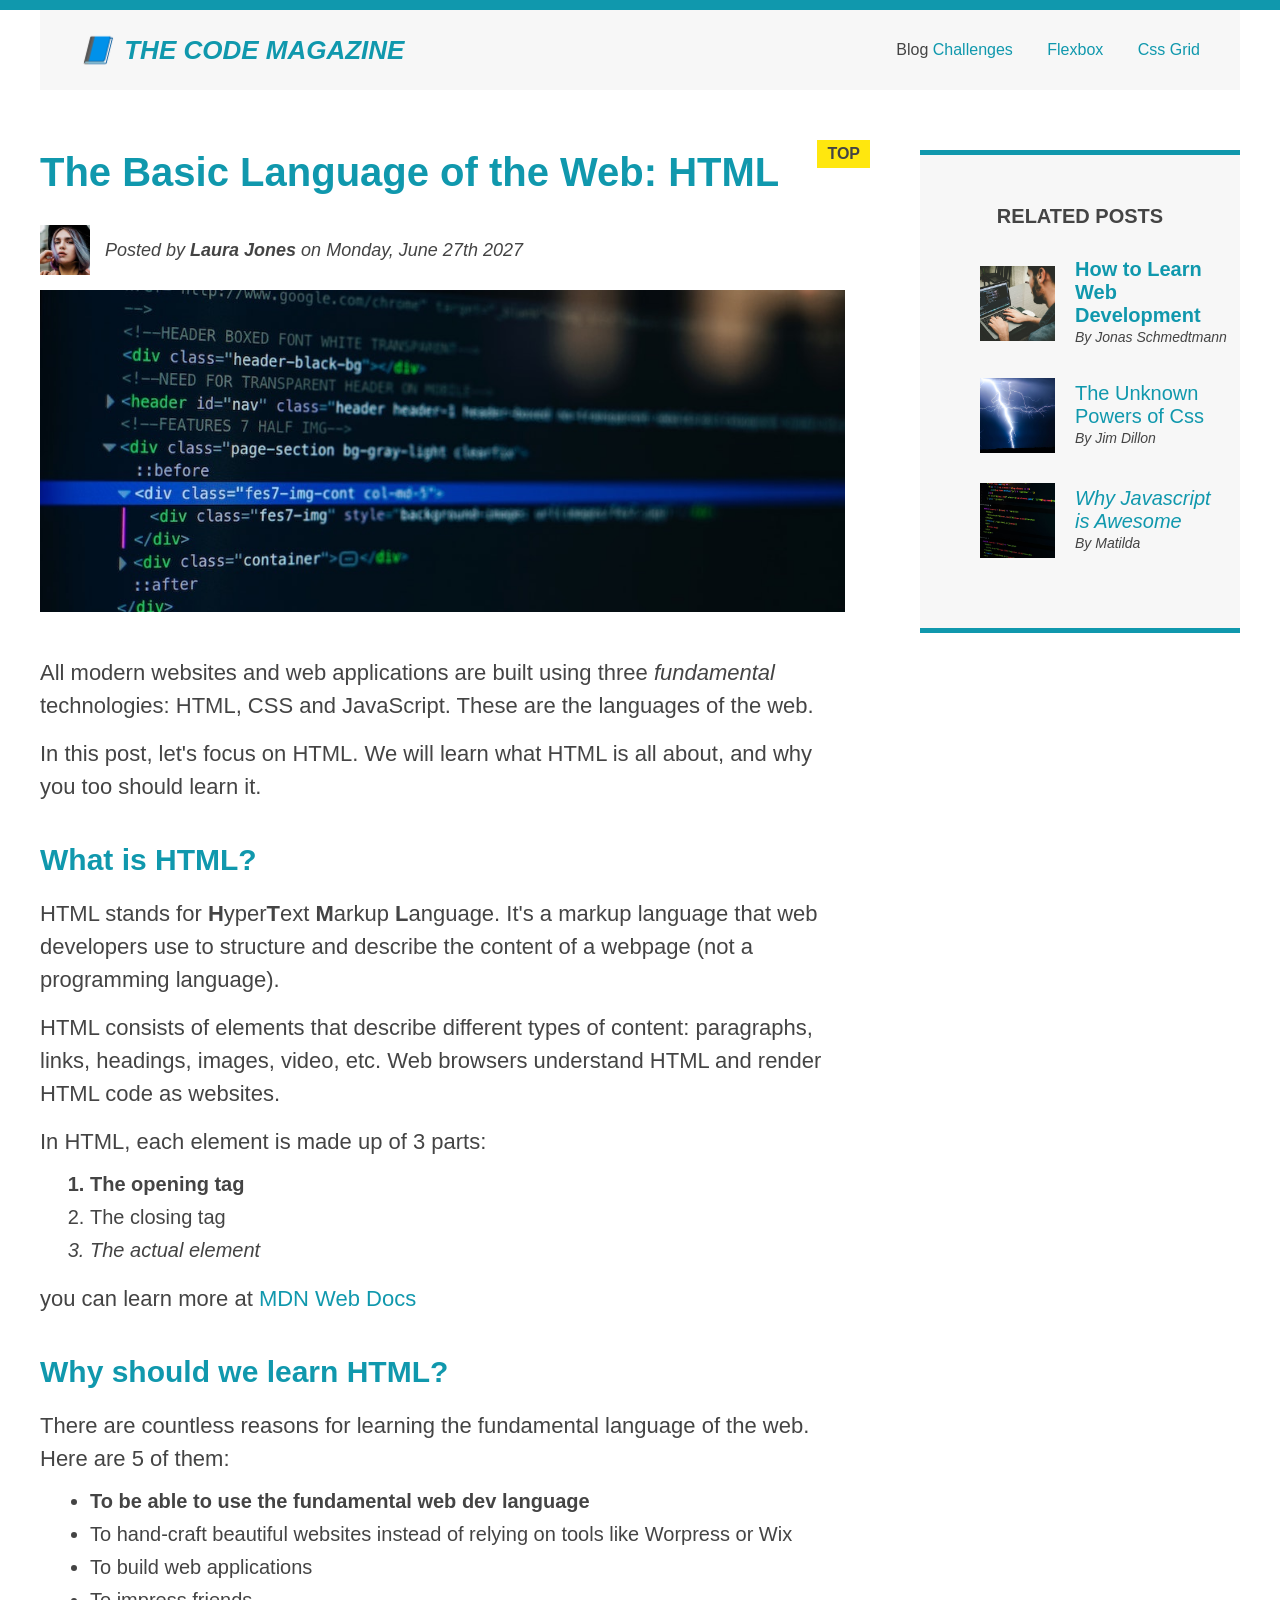
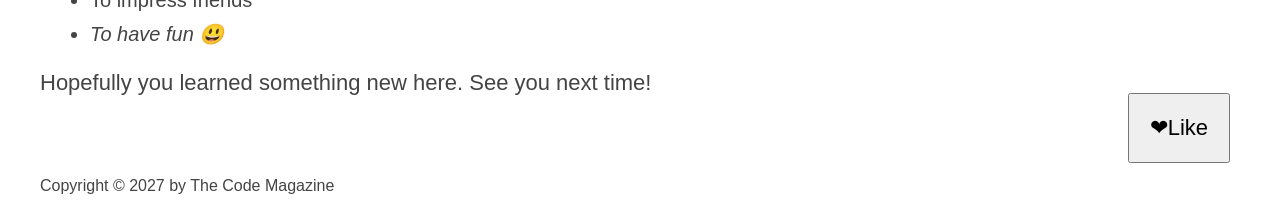
<file: 02-CSS-Fundamentals - Copy/index.html>
<!DOCTYPE html>
<html lang="en">
  <head>
    <meta charset="UTF-8" />
    <link href="style.css" rel="stylesheet" />
    <title>The basic language of the web:HTML</title>
  </head>

  <body>
    <!---
    <h1>The basic language of the Web: HTML</h1>
    <h2>The basic language of the Web: HTML</h2>
    <h3>The basic language of the Web: HTML</h3>
    <h4>The basic language of the Web: HTML</h4>
    <h5>The baisc language of the Web: HTML</h5>
    <h6>The basic language of the Web: HTML</h6>
    -->
    <div class="container">
      <header class="main-header clear-fix">
        <h1>📘 The Code Magazine</h1>

        <nav>
          <a herf="blog.html">Blog</a>
          <a href="#">Challenges </a>
          <a href="flexbox.html"> Flexbox</a>
          <a href="css-grid.html"> Css Grid</a>
        </nav>
      </header>

      <!-- only necessary for flexbox -->
      <!-- <div class="row"> -->
      <article>
        <header class="post-header">
          <h2>The Basic Language of the Web: HTML</h2>

          <div class="author-box">
            <img
              src="img/laura-jones.jpg"
              alt="Headshot of Laura Jones"
              height="50 "
              width="50"
              class="author-img"
            />
            <p id="author" class="author">
              Posted by <strong>Laura Jones</strong> on Monday, June 27th 2027
            </p>
          </div>

          <img
            src="img/post-img.jpg"
            alt="HTML code on a screen"
            width="500"
            height="200"
            class="post-img"
          />
        </header>

        <p>
          All modern websites and web applications are built using three
          <em>fundamental</em>
          technologies: HTML, CSS and JavaScript. These are the languages of the
          web.
        </p>

        <p>
          In this post, let's focus on HTML. We will learn what HTML is all
          about, and why you too should learn it.
        </p>

        <h3>What is HTML?</h3>
        <p>
          HTML stands for <strong>H</strong>yper<strong>T</strong>ext
          <strong>M</strong>arkup <strong>L</strong>anguage. It's a markup
          language that web developers use to structure and describe the content
          of a webpage (not a programming language).
        </p>
        <p>
          HTML consists of elements that describe different types of content:
          paragraphs, links, headings, images, video, etc. Web browsers
          understand HTML and render HTML code as websites.
        </p>
        <p>In HTML, each element is made up of 3 parts:</p>

        <ol>
          <li>The opening tag</li>
          <li>The closing tag</li>
          <li>The actual element</li>
        </ol>

        <p>
          you can learn more at
          <a
            href="https://developer.mozilla.org/en-US/docs/Web/HTML"
            target="_blank"
            >MDN Web Docs</a
          >
        </p>

        <h3>Why should we learn HTML?</h3>

        <p>
          There are countless reasons for learning the fundamental language of
          the web. Here are 5 of them:
        </p>

        <ul>
          <li>To be able to use the fundamental web dev language</li>
          <li>
            To hand-craft beautiful websites instead of relying on tools like
            Worpress or Wix
          </li>
          <li>To build web applications</li>
          <li>To impress friends</li>
          <li>To have fun 😃</li>
        </ul>

        <p>Hopefully you learned something new here. See you next time!</p>
      </article>

      <aside>
        <h4>Related posts</h4>

        <ul class="related">
          <li class="related-post">
            <img
              src="img/related-1.jpg "
              alt="person programming"
              height="75"
              width="75"
            />
            <div>
              <a href="related-link">How to Learn Web Development</a>

              <p class="related-author">By Jonas Schmedtmann</p>
            </div>
          </li>

          <li class="related-post">
            <img
              src="img/related-2.jpg"
              alt="lightning"
              height="75"
              width="75"
            />

            <div>
              <a href="related-link">The Unknown Powers of Css</a>

              <p class="related-author">By Jim Dillon</p>
            </div>
          </li>

          <li class="related-post">
            <img
              src="img/related-3.jpg"
              alt="JavaScript code on a screen"
              height="75"
              width="75"
            />

            <div>
              <a href="related-link">Why Javascript is Awesome</a>
              <p class="related-author">By Matilda</p>
            </div>
          </li>
        </ul>
      </aside>

      <footer>
        <p id="copyright" class="copyright text">
          Copyright &copy; 2027 by The Code Magazine
        </p>
      </footer>
    </div>

    <button>❤Like</button>
  </body>
</html>
</file>
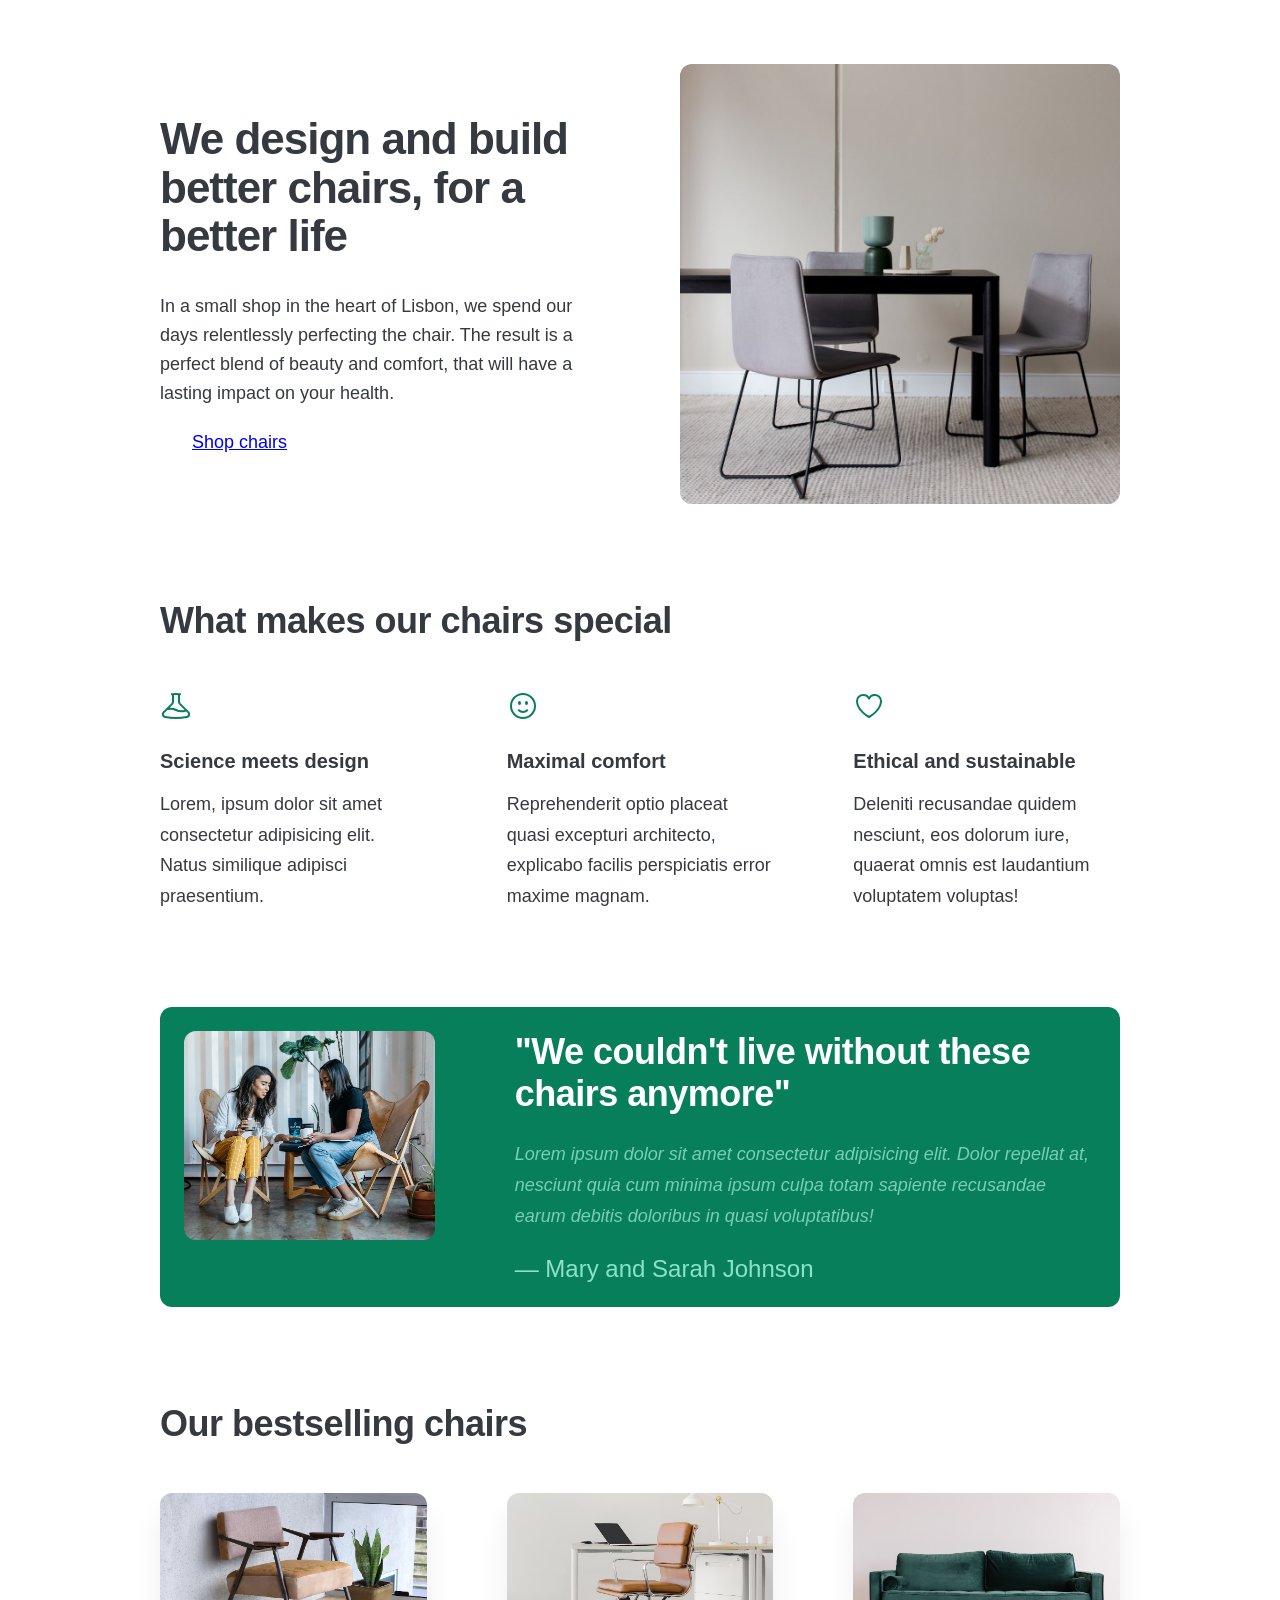
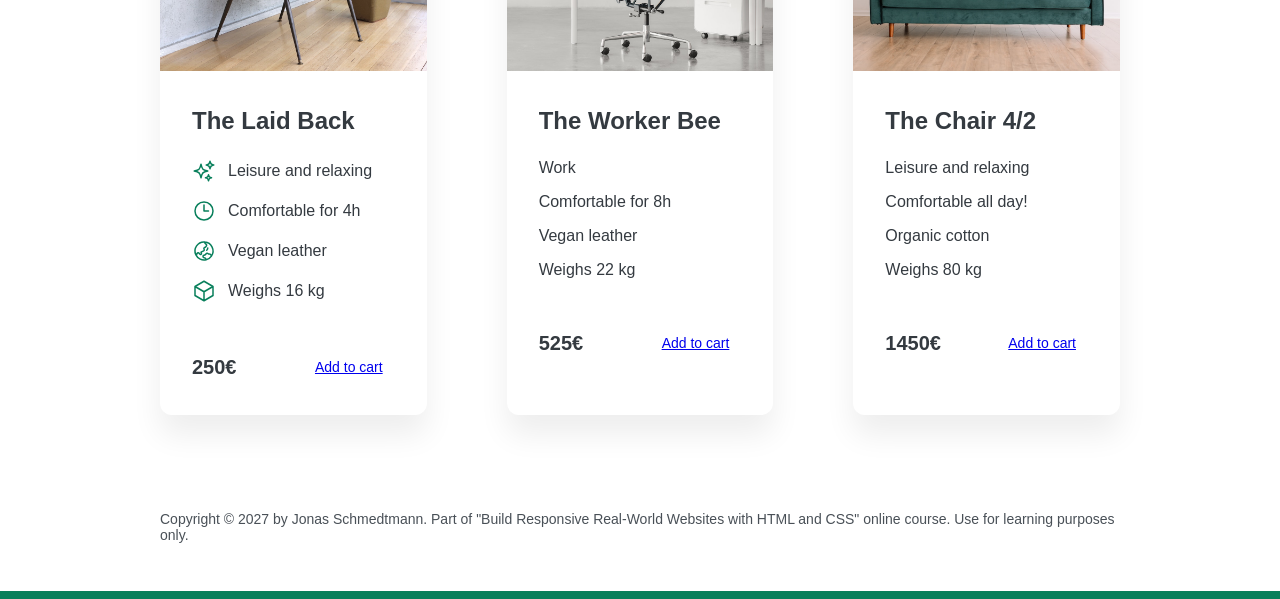
<file: 05-Design/index.html>
<!DOCTYPE html>
<html lang="en">
  <head>
    <meta charset="UTF-8" />
    <meta http-equiv="X-UA-Compatible" content="IE=edge" />
    <meta name="viewport" content="width=device-width, initial-scale=1.0" />

    <link rel="preconnect" href="https://fonts.gstatic.com" />

    <link rel="stylesheet" href="style.css" />
    <title>Lisbon Chair Shop</title>
  </head>
  <body>
    <div class="container">
      <header>
        <div class="header-text-box">
          <h1>We design and build better chairs, for a better life</h1>
          <p class="header-text">
            In a small shop in the heart of Lisbon, we spend our days
            relentlessly perfecting the chair. The result is a perfect blend of
            beauty and comfort, that will have a lasting impact on your health.
          </p>
          <a class="btn btn--big" href="#">Shop chairs</a>
        </div>
        <img src="hero.jpg" alt="Photo" />
      </header>

      <section>
        <h2>What makes our chairs special</h2>
        <div class="grid-3-cols">
          <div>
            <svg
              xmlns="http://www.w3.org/2000/svg"
              fill="none"
              viewBox="0 0 24 24"
              stroke-width="1.5"
              stroke="currentColor"
              class="features-icon"
            >
              <path
                stroke-linecap="round"
                stroke-linejoin="round"
                d="M9.75 3.104v5.714a2.25 2.25 0 01-.659 1.591L5 14.5M9.75 3.104c-.251.023-.501.05-.75.082m.75-.082a24.301 24.301 0 014.5 0m0 0v5.714c0 .597.237 1.17.659 1.591L19.8 15.3M14.25 3.104c.251.023.501.05.75.082M19.8 15.3l-1.57.393A9.065 9.065 0 0112 15a9.065 9.065 0 00-6.23-.693L5 14.5m14.8.8l1.402 1.402c1.232 1.232.65 3.318-1.067 3.611A48.309 48.309 0 0112 21c-2.773 0-5.491-.235-8.135-.687-1.718-.293-2.3-2.379-1.067-3.61L5 14.5"
              />
            </svg>

            <p class="features-title"><strong>Science meets design</strong></p>
            <p class="features-text">
              Lorem, ipsum dolor sit amet consectetur adipisicing elit. Natus
              similique adipisci praesentium.
            </p>
          </div>

          <div>
            <svg
              xmlns="http://www.w3.org/2000/svg"
              fill="none"
              viewBox="0 0 24 24"
              stroke-width="1.5"
              stroke="currentColor"
              class="features-icon"
            >
              <path
                stroke-linecap="round"
                stroke-linejoin="round"
                d="M15.182 15.182a4.5 4.5 0 01-6.364 0M21 12a9 9 0 11-18 0 9 9 0 0118 0zM9.75 9.75c0 .414-.168.75-.375.75S9 10.164 9 9.75 9.168 9 9.375 9s.375.336.375.75zm-.375 0h.008v.015h-.008V9.75zm5.625 0c0 .414-.168.75-.375.75s-.375-.336-.375-.75.168-.75.375-.75.375.336.375.75zm-.375 0h.008v.015h-.008V9.75z"
              />
            </svg>

            <p class="features-title">
              <strong>Maximal comfort</strong>
            </p>
            <p class="features-text">
              Reprehenderit optio placeat quasi excepturi architecto, explicabo
              facilis perspiciatis error maxime magnam.
            </p>
          </div>

          <div>
            <svg
              xmlns="http://www.w3.org/2000/svg"
              fill="none"
              viewBox="0 0 24 24"
              stroke-width="1.5"
              stroke="currentColor"
              class="features-icon"
            >
              <path
                stroke-linecap="round"
                stroke-linejoin="round"
                d="M21 8.25c0-2.485-2.099-4.5-4.688-4.5-1.935 0-3.597 1.126-4.312 2.733-.715-1.607-2.377-2.733-4.313-2.733C5.1 3.75 3 5.765 3 8.25c0 7.22 9 12 9 12s9-4.78 9-12z"
              />
            </svg>

            <p class="features-title">
              <strong>Ethical and sustainable</strong>
            </p>
            <p class="features-text">
              Deleniti recusandae quidem nesciunt, eos dolorum iure, quaerat
              omnis est laudantium voluptatem voluptas!
            </p>
          </div>
        </div>
      </section>

      <section class="testimonial-section">
        <div class="grid-3-cols">
          <img src="customers.jpg" alt="People sitting on chairs" />
          <div class="testimonial-box">
            <h2>"We couldn't live without these chairs anymore"</h2>
            <blockquote class="testimonial-text">
              Lorem ipsum dolor sit amet consectetur adipisicing elit. Dolor
              repellat at, nesciunt quia cum minima ipsum culpa totam sapiente
              recusandae earum debitis doloribus in quasi voluptatibus!
            </blockquote>
            <p class="testimonial-author">&mdash; Mary and Sarah Johnson</p>
          </div>
        </div>
      </section>

      <section>
        <h2>Our bestselling chairs</h2>
        <div class="grid-3-cols">
          <figure class="chair">
            <img src="chair-1.jpg" alt="Chair" />
            <div class="chair-box">
              <h3>The Laid Back</h3>
              <ul class="chair-details">
                <li>
                  <svg
                    xmlns="http://www.w3.org/2000/svg"
                    fill="none"
                    viewBox="0 0 24 24"
                    stroke-width="1.5"
                    stroke="currentColor"
                    class="chair-icon"
                  >
                    <path
                      stroke-linecap="round"
                      stroke-linejoin="round"
                      d="M9.813 15.904L9 18.75l-.813-2.846a4.5 4.5 0 00-3.09-3.09L2.25 12l2.846-.813a4.5 4.5 0 003.09-3.09L9 5.25l.813 2.846a4.5 4.5 0 003.09 3.09L15.75 12l-2.846.813a4.5 4.5 0 00-3.09 3.09zM18.259 8.715L18 9.75l-.259-1.035a3.375 3.375 0 00-2.455-2.456L14.25 6l1.036-.259a3.375 3.375 0 002.455-2.456L18 2.25l.259 1.035a3.375 3.375 0 002.456 2.456L21.75 6l-1.035.259a3.375 3.375 0 00-2.456 2.456zM16.894 20.567L16.5 21.75l-.394-1.183a2.25 2.25 0 00-1.423-1.423L13.5 18.75l1.183-.394a2.25 2.25 0 001.423-1.423l.394-1.183.394 1.183a2.25 2.25 0 001.423 1.423l1.183.394-1.183.394a2.25 2.25 0 00-1.423 1.423z"
                    />
                  </svg>

                  <!-- Span is a generic INLINE text element, it doesn't have any meaning. It's like a div element, but inline -->
                  <span>Leisure and relaxing</span>
                </li>
                <li>
                  <svg
                    xmlns="http://www.w3.org/2000/svg"
                    fill="none"
                    viewBox="0 0 24 24"
                    stroke-width="1.5"
                    stroke="currentColor"
                    class="chair-icon"
                  >
                    <path
                      stroke-linecap="round"
                      stroke-linejoin="round"
                      d="M12 6v6h4.5m4.5 0a9 9 0 11-18 0 9 9 0 0118 0z"
                    />
                  </svg>

                  <span>Comfortable for 4h</span>
                </li>
                <li>
                  <svg
                    xmlns="http://www.w3.org/2000/svg"
                    fill="none"
                    viewBox="0 0 24 24"
                    stroke-width="1.5"
                    stroke="currentColor"
                    class="chair-icon"
                  >
                    <path
                      stroke-linecap="round"
                      stroke-linejoin="round"
                      d="M12.75 3.03v.568c0 .334.148.65.405.864l1.068.89c.442.369.535 1.01.216 1.49l-.51.766a2.25 2.25 0 01-1.161.886l-.143.048a1.107 1.107 0 00-.57 1.664c.369.555.169 1.307-.427 1.605L9 13.125l.423 1.059a.956.956 0 01-1.652.928l-.679-.906a1.125 1.125 0 00-1.906.172L4.5 15.75l-.612.153M12.75 3.031a9 9 0 00-8.862 12.872M12.75 3.031a9 9 0 016.69 14.036m0 0l-.177-.529A2.25 2.25 0 0017.128 15H16.5l-.324-.324a1.453 1.453 0 00-2.328.377l-.036.073a1.586 1.586 0 01-.982.816l-.99.282c-.55.157-.894.702-.8 1.267l.073.438c.08.474.49.821.97.821.846 0 1.598.542 1.865 1.345l.215.643m5.276-3.67a9.012 9.012 0 01-5.276 3.67m0 0a9 9 0 01-10.275-4.835M15.75 9c0 .896-.393 1.7-1.016 2.25"
                    />
                  </svg>

                  <span>Vegan leather</span>
                </li>
                <li>
                  <svg
                    xmlns="http://www.w3.org/2000/svg"
                    fill="none"
                    viewBox="0 0 24 24"
                    stroke-width="1.5"
                    stroke="currentColor"
                    class="chair-icon"
                  >
                    <path
                      stroke-linecap="round"
                      stroke-linejoin="round"
                      d="M21 7.5l-9-5.25L3 7.5m18 0l-9 5.25m9-5.25v9l-9 5.25M3 7.5l9 5.25M3 7.5v9l9 5.25m0-9v9"
                    />
                  </svg>

                  <span>Weighs 16 kg</span>
                </li>
              </ul>
              <div class="chair-price">
                <strong>250€</strong>
                <a href="#" class="btn btn--small">Add to cart</a>
              </div>
            </div>
          </figure>

          <figure class="chair">
            <img src="chair-2.jpg" alt="Chair" />
            <div class="chair-box">
              <h3>The Worker Bee</h3>
              <ul class="chair-details">
                <li>
                  <span>Work</span>
                </li>
                <li>
                  <span>Comfortable for 8h</span>
                </li>
                <li>
                  <span>Vegan leather</span>
                </li>
                <li>
                  <span>Weighs 22 kg</span>
                </li>
              </ul>
              <div class="chair-price">
                <strong>525€</strong>
                <a href="#" class="btn btn--small">Add to cart</a>
              </div>
            </div>
          </figure>

          <figure class="chair">
            <img src="chair-3.jpg" alt="Chair" />
            <div class="chair-box">
              <h3>The Chair 4/2</h3>
              <ul class="chair-details">
                <li>
                  <span>Leisure and relaxing</span>
                </li>
                <li>
                  <span>Comfortable all day!</span>
                </li>
                <li>
                  <span>Organic cotton</span>
                </li>
                <li>
                  <span>Weighs 80 kg</span>
                </li>
              </ul>
              <div class="chair-price">
                <strong>1450€</strong>
                <a href="#" class="btn btn--small">Add to cart</a>
              </div>
            </div>
          </figure>
        </div>
      </section>

      <footer>
        Copyright &copy; 2027 by Jonas Schmedtmann. Part of "Build Responsive
        Real-World Websites with HTML and CSS" online course. Use for learning
        purposes only.
      </footer>
    </div>
  </body>
</html>
</file>
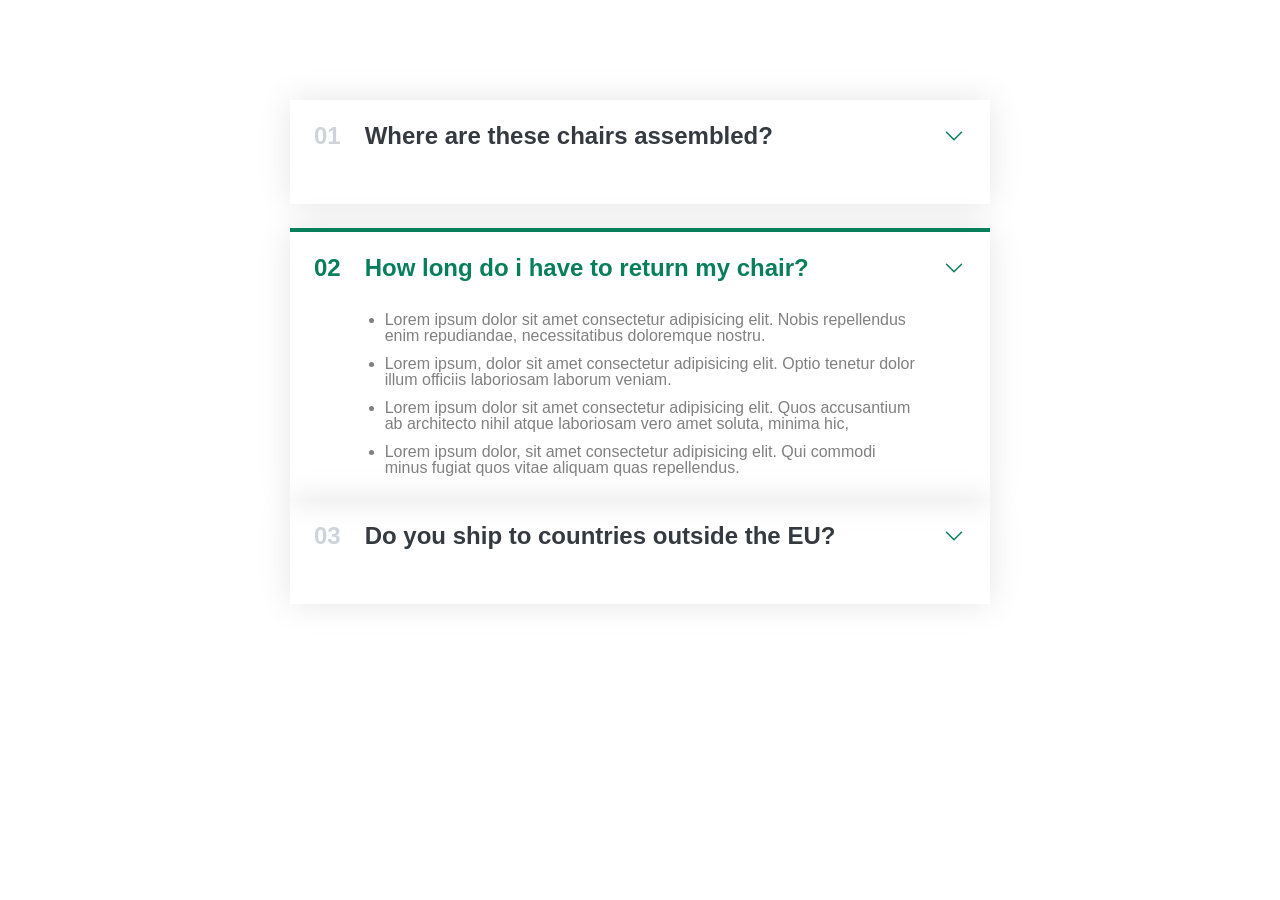
<file: 06-Components/01-accordian.html>
<!DOCTYPE html>
<html lang="en">
  <head>
    <meta charset="UTF-8" />
    <meta name="viewport" content="width=device-width, initial-scale=1.0" />
    <title>Accordian components</title>

    <style>
      /*
SPACING SYSTEM (px)
2 / 4 / 8 / 12 / 16 / 24 / 32 / 48 / 64 / 80 / 96 / 128

FONT SIZE SYSTEM (px)
10 / 12 / 14 / 16 / 18 / 20 / 24 / 30 / 36 / 44 / 52 / 62 / 74 / 86 / 98
*/

      /* main color: #087f5b;
grey color: #343a40;
 */

      * {
        margin: 0;
        padding: 0;
        box-sizing: border-box;
      }

      body {
        font-family: "Inter", sans-serif;
        color: #343a40;
        line-height:1;
      }

      .accordian {
        width: 700px;
        margin: 100px auto;
        display: flex;
        flex-direction: column;
        gap: 24px;
      }
       .item{
           box-shadow: 0 0 32px rgba(0,0,0,0.1);
           padding: 24px;
            display: grid; 
           grid-template-columns: auto 1fr auto;
           column-gap: 24px;
           row-gap: 32px;
           align-items: center;
       } 


       .open{
        border-top: 4px solid #087f5b;
       }

       .open .hidden-box{
        display: block;
       }


       .open .number,
       .open .text{
        color: #087f5b;
       }
       
       .number, .text{
        font-size: 24px;
        font-weight: bold;
        /* color: #087f5b; */
       }
       .number{
        color: #ced4da;
       }

       .hidden-box p{
        line-height: 1.6;
        margin-bottom: 24px;
        display:none;
        
       }

       .hidden-box ul{
        color: grey;
        margin-left: 20px;
        display: flex;
        gap: 12px;
        flex-direction: column;
       }

       

       .icon{

        width: 24px;
        height: 24px;
        stroke: #087f5b;
       }

       .hidden-box{
        grid-column: 2;
       }

    </style>
  </head>
  <body>


    <div>
    
      <div class="accordian">
        <div class="item">
        <p class="number">01</p>
        <p class="text">Where are these chairs assembled?</p>
  
        <svg
          xmlns="http://www.w3.org/2000/svg"
          fill="none"
          viewBox="0 0 24 24"
          stroke-width="1.5"
          stroke="currentColor"
          data-slot="icon"
          class="icon"
        >
          <path
            stroke-linecap="round"
            stroke-linejoin="round"
            d="m19.5 8.25-7.5 7.5-7.5-7.5"
          />
        </svg>
  

        
        <div class="hidden-box">
         
          <div>
        </div>
      </div>
    </div>

        <div>
        <div class="item open"
          <div class="item">
          <p class="number">02</p>
          <p class="text">How long do i have to return my chair?</p>
    
          <svg
            xmlns="http://www.w3.org/2000/svg"
            fill="none"
            viewBox="0 0 24 24"
            stroke-width="1.5"
            stroke="currentColor"
            data-slot="icon"
            class="icon"
          >
            <path
              stroke-linecap="round"
              stroke-linejoin="round"
              d="m19.5 8.25-7.5 7.5-7.5-7.5"
            />
          </svg>
    
          <div class="hidden-box">
            <p>
              Lorem ipsum dolor, sit amet consectetur adipisicing elit. Libero
              ducimus quia, quos deleniti error eaque ipsa expedita! Corporis enim
              error vitae, minus sit iusto numquam unde quia debitis quidem commodi!
            </p>
            <ul>
              <li>
                Lorem ipsum dolor sit amet consectetur adipisicing elit. Nobis
                repellendus enim repudiandae, necessitatibus doloremque nostru.
              </li>
              <li>
                Lorem ipsum, dolor sit amet consectetur adipisicing elit. Optio
                tenetur dolor illum officiis laboriosam laborum veniam.
              </li>
              <li>
                Lorem ipsum dolor sit amet consectetur adipisicing elit. Quos
                accusantium ab architecto nihil atque laboriosam vero amet soluta,
                minima hic,
              </li>
              <li>
                Lorem ipsum dolor, sit amet consectetur adipisicing elit. Qui
                commodi minus fugiat quos vitae aliquam quas repellendus.
              </li>
            </ul>
            <div>
          </div>
        </div>
      </div>


      <div>
       <div class="item">
        <p class="number">03</p>
        <p class="text">Do you ship to countries outside the EU?</p>
  
        <svg
          xmlns="http://www.w3.org/2000/svg"
          fill="none"
          viewBox="0 0 24 24"
          stroke-width="1.5"
          stroke="currentColor"
          data-slot="icon"
          class="icon"
        >
          <path
            stroke-linecap="round"
            stroke-linejoin="round"
            d="m19.5 8.25-7.5 7.5-7.5-7.5"
          />
        </svg>
  
        <div class="hidden-box">
         
          <div>

          </div>
      </div>
    </div>
    









  </body>
</html>
</file>
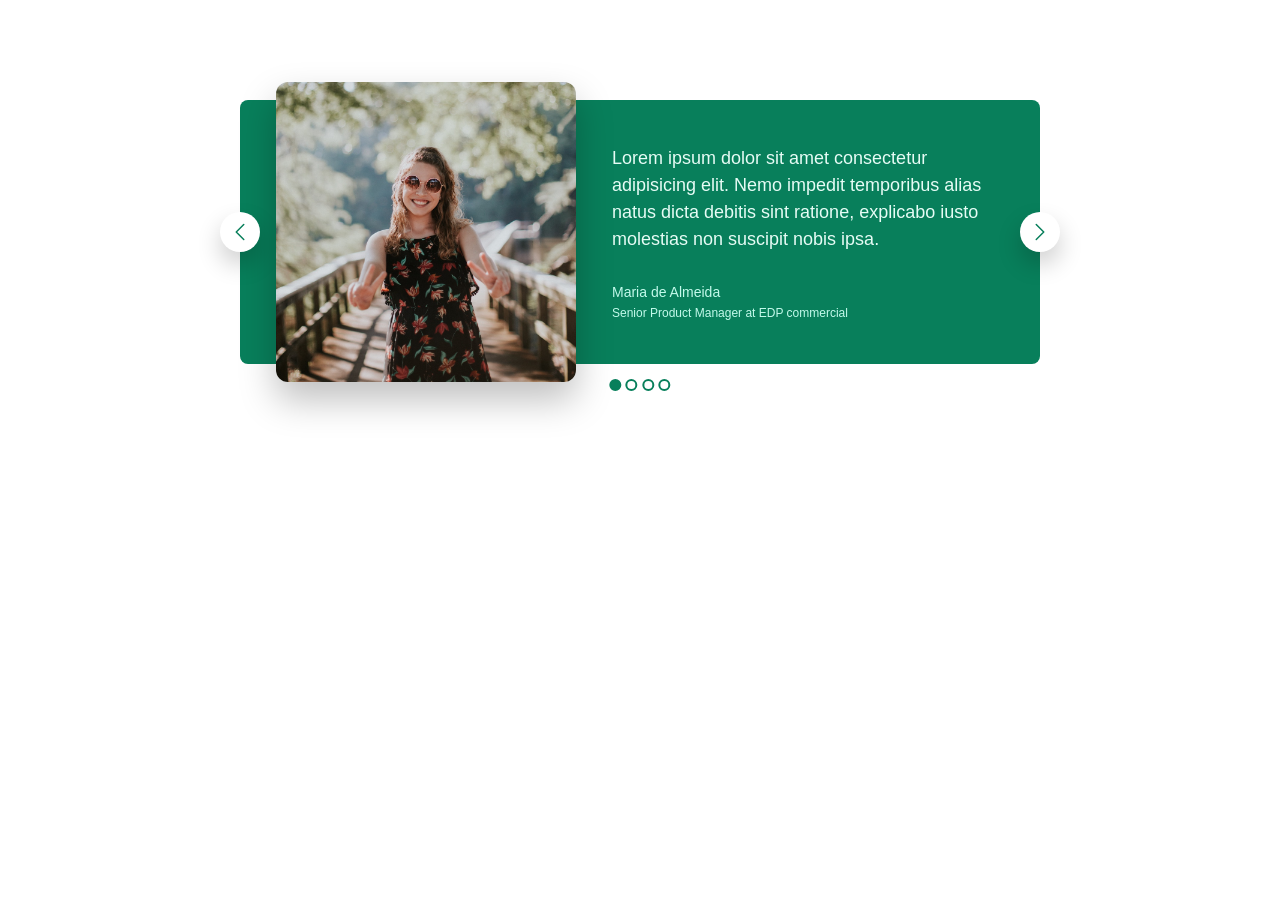
<file: 06-Components/02-carousel.html>
<!DOCTYPE html>
<html lang="en">
  <head>
    <meta charset="UTF-8" />
    <meta name="viewport" content="width=device-width, initial-scale=1.0" />
    <title>Accordian components</title>

    <style>
            /*
      SPACING SYSTEM (px)
      2 / 4 / 8 / 12 / 16 / 24 / 32 / 48 / 64 / 80 / 96 / 128

      FONT SIZE SYSTEM (px)
      10 / 12 / 14 / 16 / 18 / 20 / 24 / 30 / 36 / 44 / 52 / 62 / 74 / 86 / 98
      */

            /* main color: #087f5b;
      grey color: #343a40;
       */

            * {
              margin: 0;
              padding: 0;
              box-sizing: border-box;
            }

            body {
              font-family: "Inter", sans-serif;
              color: #343a40;
              line-height: 1;
            }

            .carousel {
              background-color: #087f5b;
              width: 800px;
              margin: 100px auto;
              border-radius: 8px;
                padding: 32px 48px 32px 86px;

              display: flex;
              align-items: center;
              gap: 86px;
              flex-direction: row;

              position: relative;

            }

            .testimonial-text {
              font-size: 18px;
              font-weight: 500px;
              line-height: 1.5;
              margin-bottom: 32px;
              color: #e6fcf5;
            }

            .testimonial-author {
              font-size: 14px;
              margin-bottom: 8px;
              color: #c3faeb;
            }

            .testimonial-job {
              font-size: 12px;
              color: #c3faeb;
            }

            img {
              height: 200px;

              border-radius: 8px;
              transform: scale(1.5);
              box-shadow: 0 12px 24px rgba(0, 0, 0, 0.25);
            }

            .btn {
              background-color: #fff;
              border: none;
              height: 40px;
              width: 40px;
              position: absolute;
              border-radius: 50px;
              display: flex;
              align-items: center;
              justify-content: center;
              box-shadow: 0 12px 24px rgba(0, 0, 0, 0.2);
              cursor: pointer;
            }

            .dot {
              height: 12px;
              width: 12px;
              background-color: #fff;
              border: 2px solid #087f5b;
              border-radius: 50%;
              cursor: pointer;
            }

            .dots{
                position: absolute;
                left:50%;
                transform:translate(-50%,32px);
                bottom: 0;
                display; flex;
                gap: 12px;
              }

              .fill{
             background-color: #087f5b;
              }


                  .btn--left {
              left: 0;
              top: 50%;
              transform: translate(-50%, -50%);
            }
            .btn--right {
              right: 0;
              top: 50%;
              transform: translate(50%, -50%);
            }

            .btn-icon {
              height: 24px;
              width: 24px;
              stroke: #087f5b;
            }
    </style>
  </head>
  <body>
    <div class="carousel">
      <img src="maria.jpg" alt="Maria de Almeida" />

      <blockquote class="testimonial">
        <p class="testimonial-text">
          Lorem ipsum dolor sit amet consectetur adipisicing elit. Nemo impedit
          temporibus alias natus dicta debitis sint ratione, explicabo iusto
          molestias non suscipit nobis ipsa.
        </p>

        <p class="testimonial-author">Maria de Almeida</p>

        <p class="testimonial-job">Senior Product Manager at EDP commercial</p>
      </blockquote>
      <button class="btn btn--left">
        <svg
          xmlns="http://www.w3.org/2000/svg"
          fill="none"
          viewBox="0 0 24 24"
          stroke-width="1.5"
          stroke="currentColor"
          class="btn-icon"
        >
          <path
            stroke-linecap="round"
            stroke-linejoin="round"
            d="M15.75 19.5 8.25 12l7.5-7.5"
          />
        </svg>
      </button>

      <button class="btn btn--right">
        <svg
          xmlns="http://www.w3.org/2000/svg"
          fill="none"
          viewBox="0 0 24 24"
          stroke-width="1.5"
          stroke="currentColor"
          class="btn-icon"
        >
          <path
            stroke-linecap="round"
            stroke-linejoin="round"
            d="m8.25 4.5 7.5 7.5-7.5 7.5"
          />
        </svg>
      </button>

      <div class="dots">
        <button class="dot fill">&nbsp</button>
        <button class="dot">&nbsp</button>
        <button class="dot">&nbsp</button>
        <button class="dot">&nbsp</button>
      </div>
    </div>
  </body>
</html>
</file>
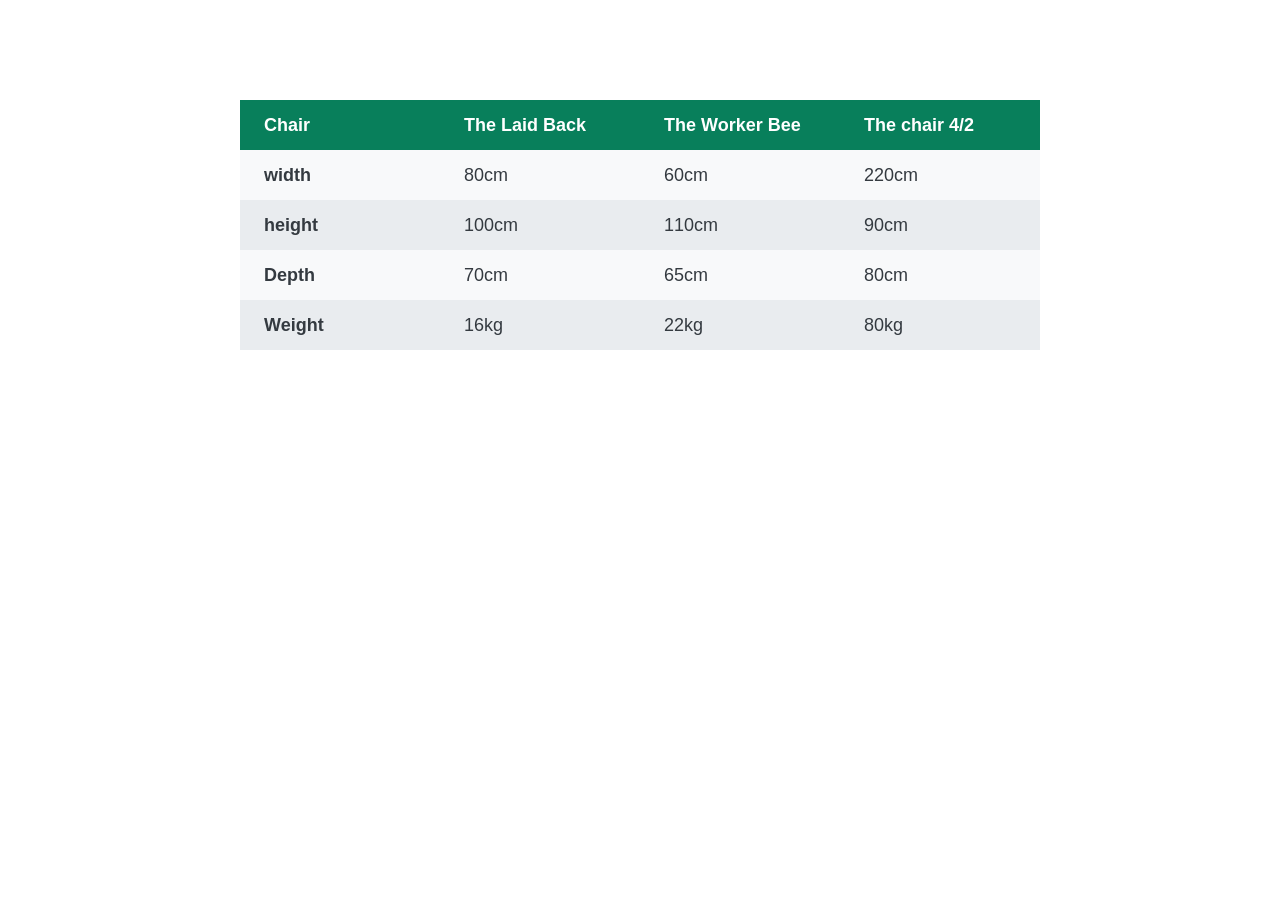
<file: 06-Components/03-table.html>
<!DOCTYPE html>
<html lang="en">
  <head>
    <meta charset="UTF-8" />
    <meta name="viewport" content="width=device-width, initial-scale=1.0" />
    <title>Accordian components</title>

    <style>
      /*
      SPACING SYSTEM (px)
      2 / 4 / 8 / 12 / 16 / 24 / 32 / 48 / 64 / 80 / 96 / 128

      FONT SIZE SYSTEM (px)
      10 / 12 / 14 / 16 / 18 / 20 / 24 / 30 / 36 / 44 / 52 / 62 / 74 / 86 / 98
      */

      /* main color: #087f5b;
      grey color: #343a40;
       */

      * {
        margin: 0;
        padding: 0;
        box-sizing: border-box;
      }

      body {
        font-family: "Inter", sans-serif;
        color: #343a40;
        line-height: 1;
        display: flex;
        justify-content: center;
      }

      table {
        width: 800px;
        margin-top: 100px;
        border-collapse: collapse;
        font-size: 18px;
      }

      th,
      td {
        /* border: 1px solid #343a40; */
        padding: 16px 24px;
        text-align: left;
      }

      thead th {
        background-color: #087f5b;
        color: #fff;
        width: 25%;
      }

      tbody tr:nth-child(odd) {
        background-color: #f8f9fa;
      }

      tbody tr:nth-child(even) {
        background-color: #e9ecef;
      }
    </style>
  </head>
  <body>
    <table>
      <thead>
        <tr>
          <th>Chair</th>
          <th>The Laid Back</th>
          <th>The Worker Bee</th>
          <th>The chair 4/2</th>
        </tr>
      </thead>

      <tbody>
        <tr>
          <th>width</th>
          <td>80cm</td>
          <td>60cm</td>
          <td>220cm</td>
        </tr>

        <tr>
          <th>height</th>
          <td>100cm</td>
          <td>110cm</td>
          <td>90cm</td>
        </tr>

        <tr>
          <th>Depth</th>
          <td>70cm</td>
          <td>65cm</td>
          <td>80cm</td>
        </tr>

        <tr>
          <th>Weight</th>
          <td>16kg</td>
          <td>22kg</td>
          <td>80kg</td>
        </tr>
      </tbody>
    </table>
  </body>
</html>
</file>
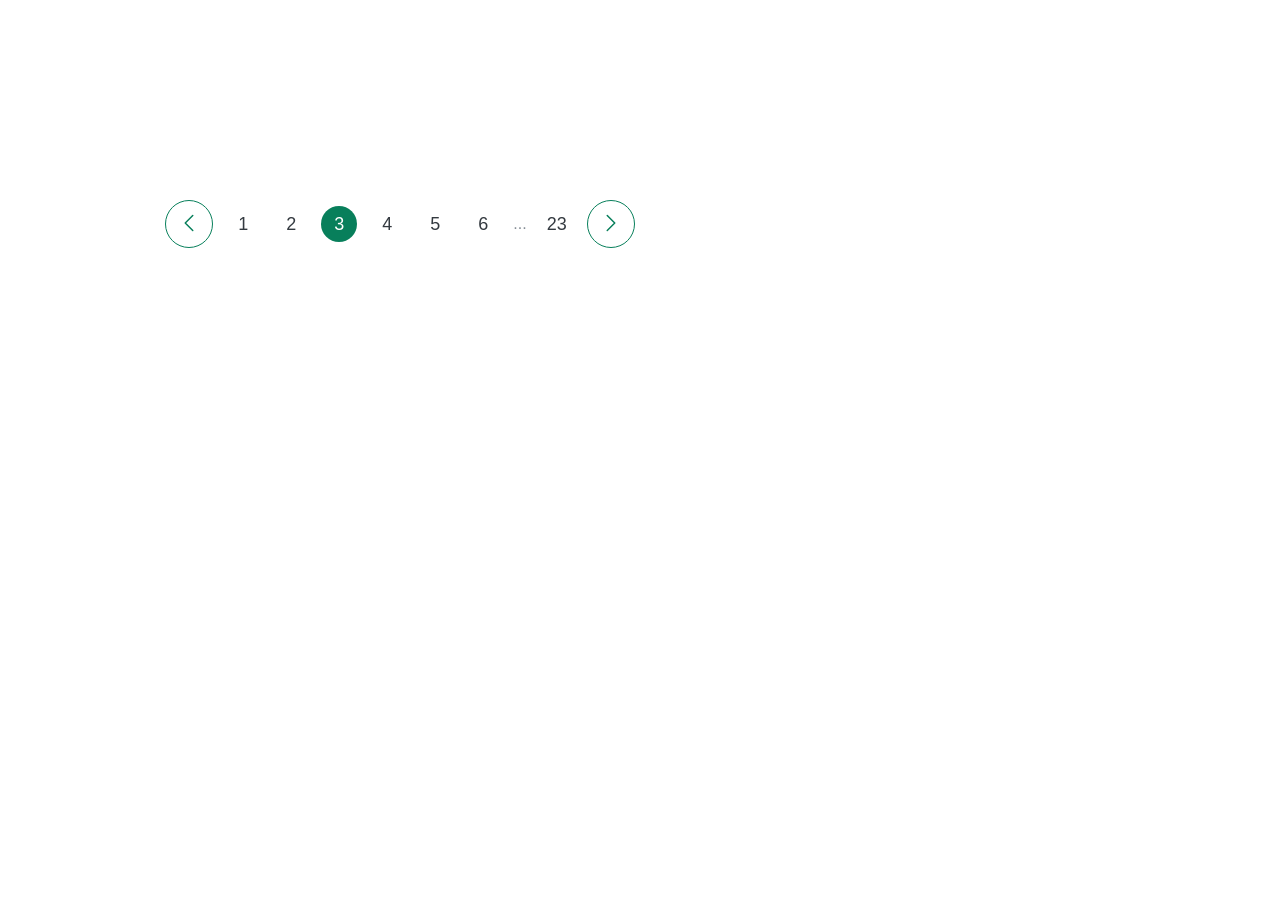
<file: 06-Components/04-challenge.html>
<!DOCTYPE html>
<html lang="en">
  <head>
    <meta charset="UTF-8" />
    <meta name="viewport" content="width=device-width, initial-scale=1.0" />
    <title>Accordian components</title>

    <style>
      /*
      SPACING SYSTEM (px)
      2 / 4 / 8 / 12 / 16 / 24 / 32 / 48 / 64 / 80 / 96 / 128

      FONT SIZE SYSTEM (px)
      10 / 12 / 14 / 16 / 18 / 20 / 24 / 30 / 36 / 44 / 52 / 62 / 74 / 86 / 98
      */

      /* main color: #087f5b;
      grey color: #343a40;
       */

      * {
        margin: 0;
        padding: 0;
        box-sizing: border-box;
      }

      body {
        font-family: "Inter", sans-serif;
        color: #343a40;
        line-height: 1;
        justify-content: center;
        align-items: center;
        width: 800px;
      }
      .btn {
        border: 1px solid #087f5b;
        height: 48px;
        width: 48px;
        border-radius: 50%;
        cursor: pointer;
        background: none;
      }

      .pagination {
        display: flex;
        align-items: center;
        justify-content: center;
        gap: 12px;
        /* width: 800px; */
        margin: 200px auto;
      }

      .btn:hover {
        background-color: #087f5b;
      }

      .btn-icon {
        height: 24px;
        width: 24px;
        stroke: #087f5b;
      }

      .btn:hover .btn-icon {
        stroke: #fff;
      }
      .page-link:link,
      .page-link:visited {
        font-size: 18px;
        text-decoration: none;
        color: #343a40;
        height: 36px;
        width: 36px;
        border-radius: 50px;
        display: flex;
        align-items: center;
        justify-content: center;
      }

      .page-link:hover,
      .page-link:active,
      .page-link.page-link--current {
        background-color: #087f5b;
        color: #fff;
      }

      .dots {
        color: #868e96;
      }
    </style>
  </head>
  <body>
    <div class="pagination">
      <button class="btn">
        <svg
          xmlns="http://www.w3.org/2000/svg"
          fill="none"
          viewBox="0 0 24 24"
          stroke-width="1.5"
          stroke="currentColor"
          class="btn-icon"
        >
          <path
            stroke-linecap="round"
            stroke-linejoin="round"
            d="M15.75 19.5 8.25 12l7.5-7.5"
          />
        </svg>
      </button>

      <a href="#" class="page-link">1</a>
      <a href="#" class="page-link">2</a>
      <a href="#" class="page-link page-link--current">3</a>
      <a href="#" class="page-link">4</a>
      <a href="#" class="page-link">5</a>
      <a href="#" class="page-link">6</a>
      <span class="dots">...</span>
      <a href="#" class="page-link">23</a>
      <button class="btn">
        <svg
          xmlns="http://www.w3.org/2000/svg"
          fill="none"
          viewBox="0 0 24 24"
          stroke-width="1.5"
          stroke="currentColor"
          class="btn-icon"
        >
          <path
            stroke-linecap="round"
            stroke-linejoin="round"
            d="m8.25 4.5 7.5 7.5-7.5 7.5"
          />
        </svg>
      </button>
    </div>
  </body>
</html>
</file>
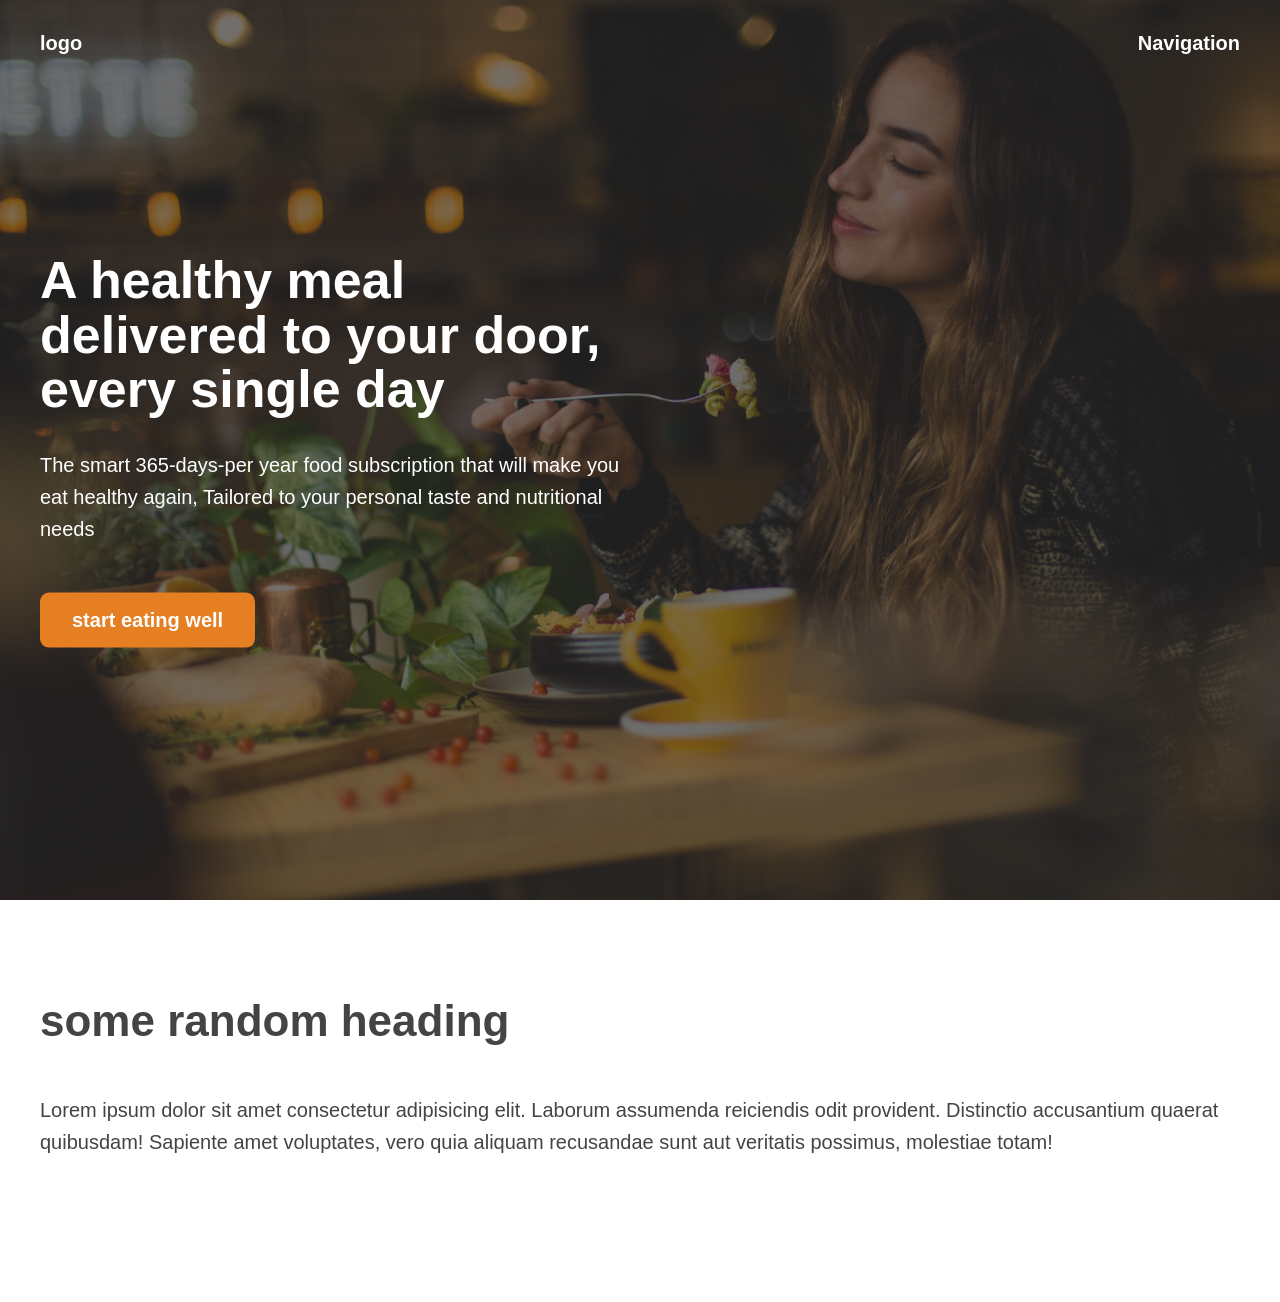
<file: 06-Components/05-hero.html>
<!DOCTYPE html>
<html lang="en">
  <head>
    <meta charset="UTF-8" />
    <meta name="viewport" content="width=device-width, initial-scale=1.0" />
    <title>Omnifood hero section</title>

    <link rel="preconnect" href="https://fonts.googleapis.com" />
    <link rel="preconnect" href="https://fonts.gstatic.com" crossorigin />
    <link
      href="https://fonts.googleapis.com/css2?family=Inter:wght@400;500;700&family=Rubik+Lines&display=swap"
      rel="stylesheet"
    />
    <style>
      * {
        padding: 0;
        margin: 0;
        box-sizing: border-box;
      }

      html {
        font-family: "RUBIK", sans-serif;
        color: #444;
      }

      nav {
        font-size: 20px;
        font-weight: 700;
        display: flex;
        justify-content: space-between;
        padding-top: 32px;
      }

      h1 {
        font-size: 52px;
        margin-bottom: 32px;
        line-height: 1.05;
      }

      p {
        font-size: 20px;
        line-height: 1.6;
        margin-bottom: 48px;
      }

      .header-container{
        width: 1200px;
        position: absolute;
        left:50%;
        top: 50%;
        transform:translate(-50%,-50%);

      }
      .header-container-inner{
        width: 50%;
      }





      .btn:link,
      .btn:visited {
        font-size: 20px;
        font-weight: 600;
        background-color: #e67e22;
        color: #fff;
        text-decoration: none;
        display: inline-block;
        padding: 16px 32px;
        border-radius: 9px;
      }

      h2 {
        font-size: 44px;
        margin-bottom: 48px;
      }

      section {
        padding: 96px 0;
      }

      .container {
        margin: 0 auto;
        width: 1200px;
      }

      header {
        height: 100vh;
        position: relative;
        background-image: linear-gradient(rgba(34,34,34,0.6),rgba(34,34,34,0.6)),url(hero.jpg);
        background-size: cover;
        color: #fff;
        
      }
    </style>
  </head>
  <body>
    <header>
      <nav class="container">
        <div>logo</div>
        <div>Navigation</div>
      </nav>
      <div class="header-container">
        <div class="header-container-inner">
        <h1>A healthy meal delivered to your door, every single day</h1>
        <p>
          The smart 365-days-per year food subscription that will make you eat
          healthy again, Tailored to your personal taste and nutritional needs
        </p>

        <a href="#" class="btn">start eating well</a>
      </div>
      </div>
    </header>

      <section>
        <div class="container">
          <h2>some random heading</h2>
          <p>
            Lorem ipsum dolor sit amet consectetur adipisicing elit. Laborum
            assumenda reiciendis odit provident. Distinctio accusantium quaerat
            quibusdam! Sapiente amet voluptates, vero quia aliquam recusandae
            sunt aut veritatis possimus, molestiae totam!
          </p>
        </div>
      </section>
    </header>
  </body>
</html>
</file>
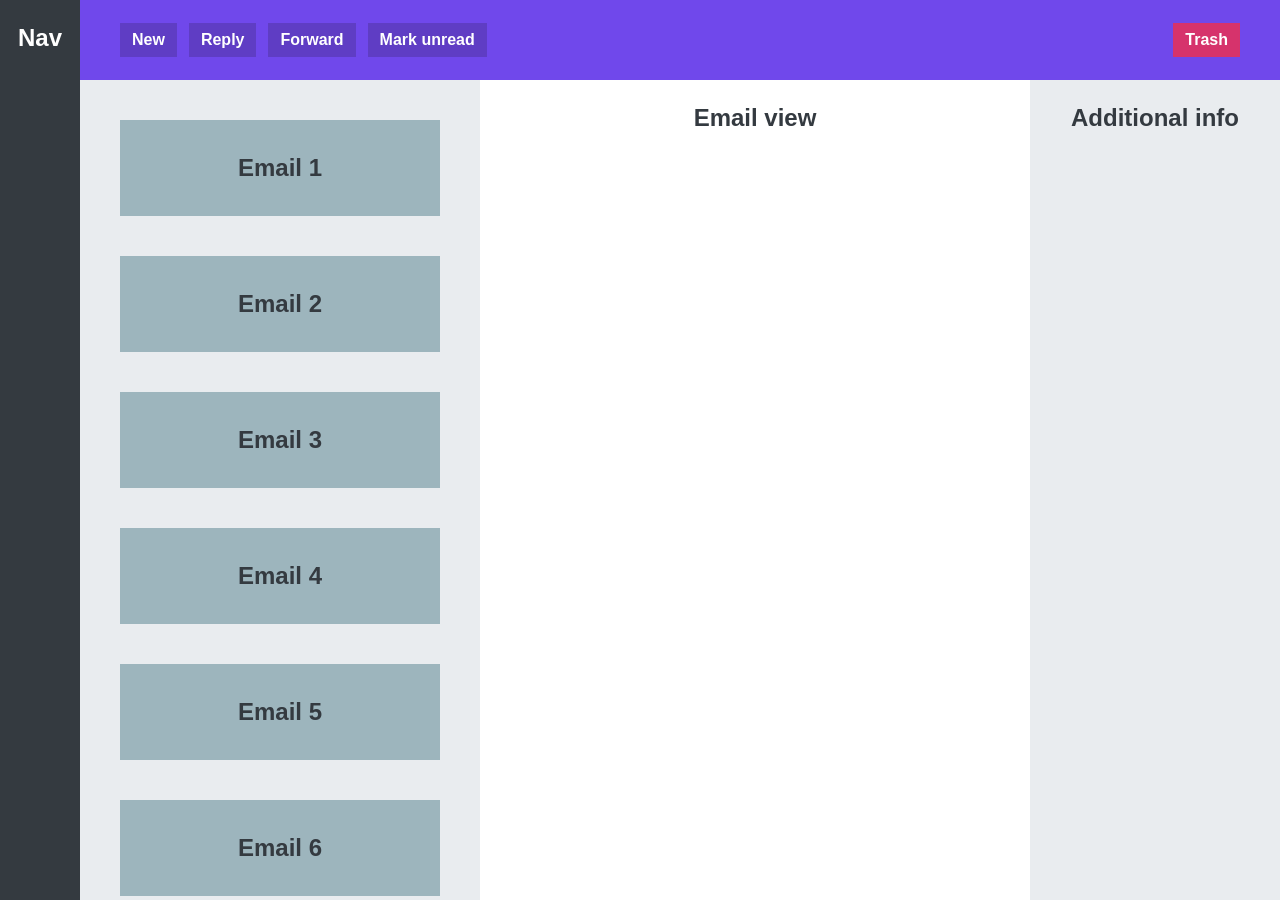
<file: 06-Components/06-app-layout.html>
<!DOCTYPE html>
<html lang="en">
  <head>
    <meta charset="UTF-8" />
    <meta name="viewport" content="width=device-width, initial-scale=1.0" />
    <title>App Layout</title>
    <style>
      * {
        margin: 0;
        padding: 0;
        box-sizing: border-box;
      }

      nav,
      menu,
      section,
      main,
      aside {
        padding-top: 24px;
      }

      body {
        font-family: sans-serif;
        color: #343a40;
        font-size: 24px;

        display: grid;
        grid-template-columns: 80px 400px 1fr 250px;
        grid-template-rows: 80px 1fr;
        height: 100vh;
        text-align: center;
        font-weight: bold;
      }

      nav {
        background-color: #343a40;
        grid-row: 1/-1;
        color: #fff;
      }

      menu {
        background-color: #7048eb;
        color: #fff;
        grid-column: 2/-1;
        display: flex;
        align-items: center;
        gap: 12px;
        padding: 0 40px;
      }

      button:last-child {
        background-color: #d6336c;
        margin-left: auto;
      }

      .email {
        background-color: #9db5bd;
        height: 96px;
        display: flex;
        align-items: center;
        justify-content: center;
        flex-shrink: 0;
      }

      button {
        font-size: 16px;
        background-color: #5f3dc4;
        cursor: pointer;
        border: none;
        color: #fff;
        padding: 8px 12px;
        font-weight: bold;
        display: inline-block;
      }

      section {
        background-color: #e9ecef;
        padding: 40px;
        display: flex;
        flex-direction: column;
        gap: 40px;
        overflow: scroll;
      }

      aside {
        background-color: #e9ecef;
      }
    </style>
  </head>
  <body>
    <nav>Nav</nav>
    <menu>
      <button>New</button>
      <button>Reply</button>
      <button>Forward</button>
      <button>Mark unread</button>
      <button>Trash</button>
    </menu>
    <section>
      <div class="email">Email 1</div>
      <div class="email">Email 2</div>
      <div class="email">Email 3</div>
      <div class="email">Email 4</div>
      <div class="email">Email 5</div>
      <div class="email">Email 6</div>
      <div class="email">Email 7</div>
      <div class="email">Email 8</div>
      <div class="email">Email 9</div>
      <div class="email">Email 10</div>
    </section>
    <main>Email view</main>
    <aside>Additional info</aside>
  </body>
</html>
</file>
<file: 02-CSS-Fundamentals - Copy/style.css>
* {
  /* border-top: 10px solid #1098ad; */
  margin: 0;
  padding: 0;
  box-sizing: border-box;
}

body {
  color: #444;
  font-family: sans-serif;
  border-top: 10px solid #1098ad;
  position: relative;
}

.main-header {
  background: #f7f7f7;
  /* padding: 20px; 
  padding-left: 40px;
  padding-right: 40px;*/
  padding: 20px 40px;
  /* margin-bottom: 60px; */
  height: 80px;
}

.container {
  width: 1200px;
  /* margin-left: auto; 
  margin:-right: auto;*/
  margin: 0 auto;
}

.post-header {
  margin-bottom: 40px;
}

nav a:link {
  margin-right: 30px;

  display: inline-block;
}

nav a:link:last-child {
  margin-right: 0;
}

article {
  /* margin-bottom: 60px; */
}

ul,
ol {
  margin-left: 50px;
  margin-bottom: 20px;
}

aside {
  background-color: #f7f7f7;
  border-top: 5px solid #1098ad;
  border-bottom: 5px solid #1098ad;
  padding: 50px 10px;
  /* width: 800px; */
}

h1,
h2,
h3 {
  color: #1098ad;
}
h1 {
  font-size: 26px;
  text-transform: uppercase;
  font-style: italic;
}

h2 {
  font-size: 40px;
  margin-bottom: 30px;
}

h3 {
  font-size: 30px;
  margin-bottom: 20px;
  margin-top: 40px;
}

h4 {
  font-size: 20px;
  text-transform: uppercase;
  text-align: center;
  margin-bottom: 30px;
}

p {
  font-size: 22px;
  line-height: 1.5;
  margin-bottom: 15px;
}

li {
  font-size: 20px;
  margin-bottom: 10px;
}

li:last-child {
  margin-bottom: 0;
}

footer p {
  font-size: 16px;
}

#author {
  font-style: italic;
  font-size: 18px;
}

#copyright {
  font-size: 16px;
}

.related-author {
  font-size: 18px;
  font-weight: bold;
}

/*ul {
  list-style: none;
}*/
.related {
  list-style: none;
}

h1 {
  color: #1098ad;
}

/*.first-li {
  font-weight: bold;
}*/

li:first-child {
  font-weight: bold;
}

li:last-child {
  font-style: italic;
}

/* li:nth-child(even) { 
  color: red;
}*/

/* misconception this won't work */
article p:first-child {
  color: red;
}

/* styling hyperlinks */
a:link {
  color: #1098ad;
  text-decoration: none;
}

a:visited {
  color: #1098ad;
}

a:hover {
  color: orangered;
  font-weight: bold;
  text-decoration: underline orangered;
}

a:active {
  background-color: black;
  font-style: italic;
}

.post-img {
  width: 100%;
  height: auto;
}

button {
  font-size: 22px;
  padding: 20px;
  cursor: pointer;
  position: absolute;

  bottom: 50px;
  right: 50px;
}

h1::first-letter {
  font-size: normal;
  margin-right: 5px;
}

h2::after {
  content: "TOP";
  background-color: #ffe70e;
  color: #444;
  font-size: 16px;
  font-weight: bold;
  display: inline-block;
  padding: 5px 10px;
  position: absolute;
  top: -10px;
  right: -25px;
}

h2 {
  position: relative;
}

/* h2::first-letter{
  font-size:80px;
 } */

/*p::fist-line {
  color: red;
}*/

/* h3 + p::first-line{ 
  color: red;
}*/

/* RESOLVING CONFLICTS */

/* #copyright 
  color: red;
}

.copyright {
  color: blue;
}

.text {
  color: yellow;
}

footer p {
  color: green;
}*/

/* FLOATS */
/*  
.author-img {
  float: left;
  margin-bottom: 20px;
}

.author {
  float: left;
  margin-left: 20px;
  margin-top: 10px;
}

h1 {
  float: left;
}

nav {
  float: right;
}

.clear-fix::after {
  content: "";
  clear-fix: both;
  display: block;
}

article {
  float: left;
  width: 825px;
}

aside {
  float: right;
  width: 300px;
}

footer {
  clear: both;
}*/

/* FLEX-BOX */

.main-header {
  display: flex;
  align-items: center;
  justify-content: space-between;
}

.author-box {
  display: flex;
  align-items: center;
  margin-bottom: 15px;
}

.author {
  margin-bottom: 0;
  margin-left: 15px;
}

.related-author {
  display: flex;
  align-items: center;
  margin-bottom: 0;
  font-size: 14px;
  font-weight: normal;
  font-style: italic;
}

.related-link:link {
  font-size: 17px;
  font-weight: bold;
  font-style: normal;
  margin-bottom: 15px;
  display: block;
}

.related-post {
  display: flex;
  align-items: center;
  gap: 20px;
  margin-bottom: 30px;
}
/*  
.row {
  display: flex;
  align-items: flex-start;
  gap: 75px;
}

aside {
  flex: 0 0 300px;
}

article {
  flex: 1;
  margin-bottom: 0;
}*/

/* CSS-GRID */
.container {
  display: grid;
  grid-template-columns: 1fr 320px;
  column-gap: 75px;
  row-gap: 60px;
  align-items: start;
}

.main-header {
  grid-column: 1 / -1;
}

footer {
  grid-column: 1 / -1;
}
</file>
<file: 05-Design/style.css>
/*
SPACING SYSTEM (px)
2 / 4 / 8 / 12 / 16 / 24 / 32 / 48 / 64 / 80 / 96 / 128

FONT SIZE SYSTEM (px)
10 / 12 / 14 / 16 / 18 / 20 / 24 / 30 / 36 / 44 / 52 / 62 / 74 / 86 / 98
*/

/* main color: #087f5b;
grey color: #343a40;
 */

* {
  margin: 0;
  padding: 0;
  box-sizing: border-box;
}

/* ------------------------ */
/* GENERAL STYLES */
/* ------------------------ */
body {
  font-family: "Inter", sans-serif;
  color: #343a40;
  border-bottom: 8px solid #087f5b;
}

.container {
  width: 960px;
  margin: 0 auto;
}

header,
section {
  margin-bottom: 96px;
}

h2 {
  margin-bottom: 48px;
  font-size: 36px;
  letter-spacing: -0.5px;
}

.grid-3-cols {
  display: grid;
  grid-template-columns: repeat(3, 1fr);
  column-gap: 80px;
}

.btn :link,
.btn :visited {
  background-color: #087f5b;
  color: #fff;
  text-decoration: none;
  text-transform: uppercase;
  display: inline-block;
  font-weight: 500;
  border-radius: 100px;
}

.btn :hover,
.btn :active {
  background-color: #099268;
}

.btn--big {
  font-size: 18px;
  padding: 16px 32px;
}

.btn--small {
  font-size: 14px;
  padding: 8px 12px;
}

/* ------------------------ */
/* COMPONENT STYLES */
/* ------------------------ */

/* HEADER */
header {
  display: grid;
  grid-template-columns: repeat(2, 1fr);
  column-gap: 80px;
  margin-top: 64px;
}

.header-text-box {
  align-self: center;
}

h1 {
  margin-bottom: 32px;
  font-size: 44px;
  line-height: 1.1;
  letter-spacing: -1px;
  /* text-shadow: 0 20px 0px rgba(0, 0, 0, 0.07); */
}

.header-text {
  margin-bottom: 24px;
  font-size: 18px;
  line-height: 1.6;
}

img {
  width: 100%;
  border-radius: 12px;
}

/* FEATURES */

.features-icon {
  stroke: #087f5b;
  width: 32px;
  height: 32px;
  margin-bottom: 24px;
}

.features-title {
  margin-bottom: 16px;
  font-size: 20px;
}

.features-text {
  font-size: 18px;
  line-height: 1.7;
}

/* TESTIMONIAL */
.testimonial-section {
  background-color: #087f5b;
  color: #fff;
  padding: 24px;
  border-radius: 12px;
}

.testimonial-box {
  grid-column: 2 / -1;
  align-self: center;
  font-size: 24px;
}

.testimonial-box h2 {
  margin-bottom: 24px;
}

.testimonial-text {
  font-style: italic;
  margin-bottom: 24px;
  font-size: 18px;
  line-height: 1.7;
  color: #79ceb4;
}

.testimonial-author {
  color: #8ce2c8;
}

/* CHAIRS */

.chair {
  box-shadow: 0 20px 30px 0 rgba(0, 0, 0, 0.07);
  border-radius: 12px;
}

.chair img {
  border-bottom-left-radius: 0;
  border-bottom-right-radius: 0;
}

.chair-icon {
  stroke: #087f5b;
  width: 24px;
  height: 24px;
}

.chair-box {
  padding: 32px;
}

h3 {
  margin-bottom: 24px;
  font-size: 24px;
}

.chair-details {
  list-style: none;
  margin-bottom: 48px;
}

.chair-details li {
  display: flex;
  align-items: center;
  gap: 12px;
  margin-bottom: 16px;
}

.chair-details li:last-child {
  margin-bottom: 0;
}

.chair-price {
  display: flex;
  justify-content: space-between;
  font-size: 20px;
  align-items: center;
}

footer {
  margin-bottom: 48px;
  font-size: 14px;
  color: #495057;
}
</file>
